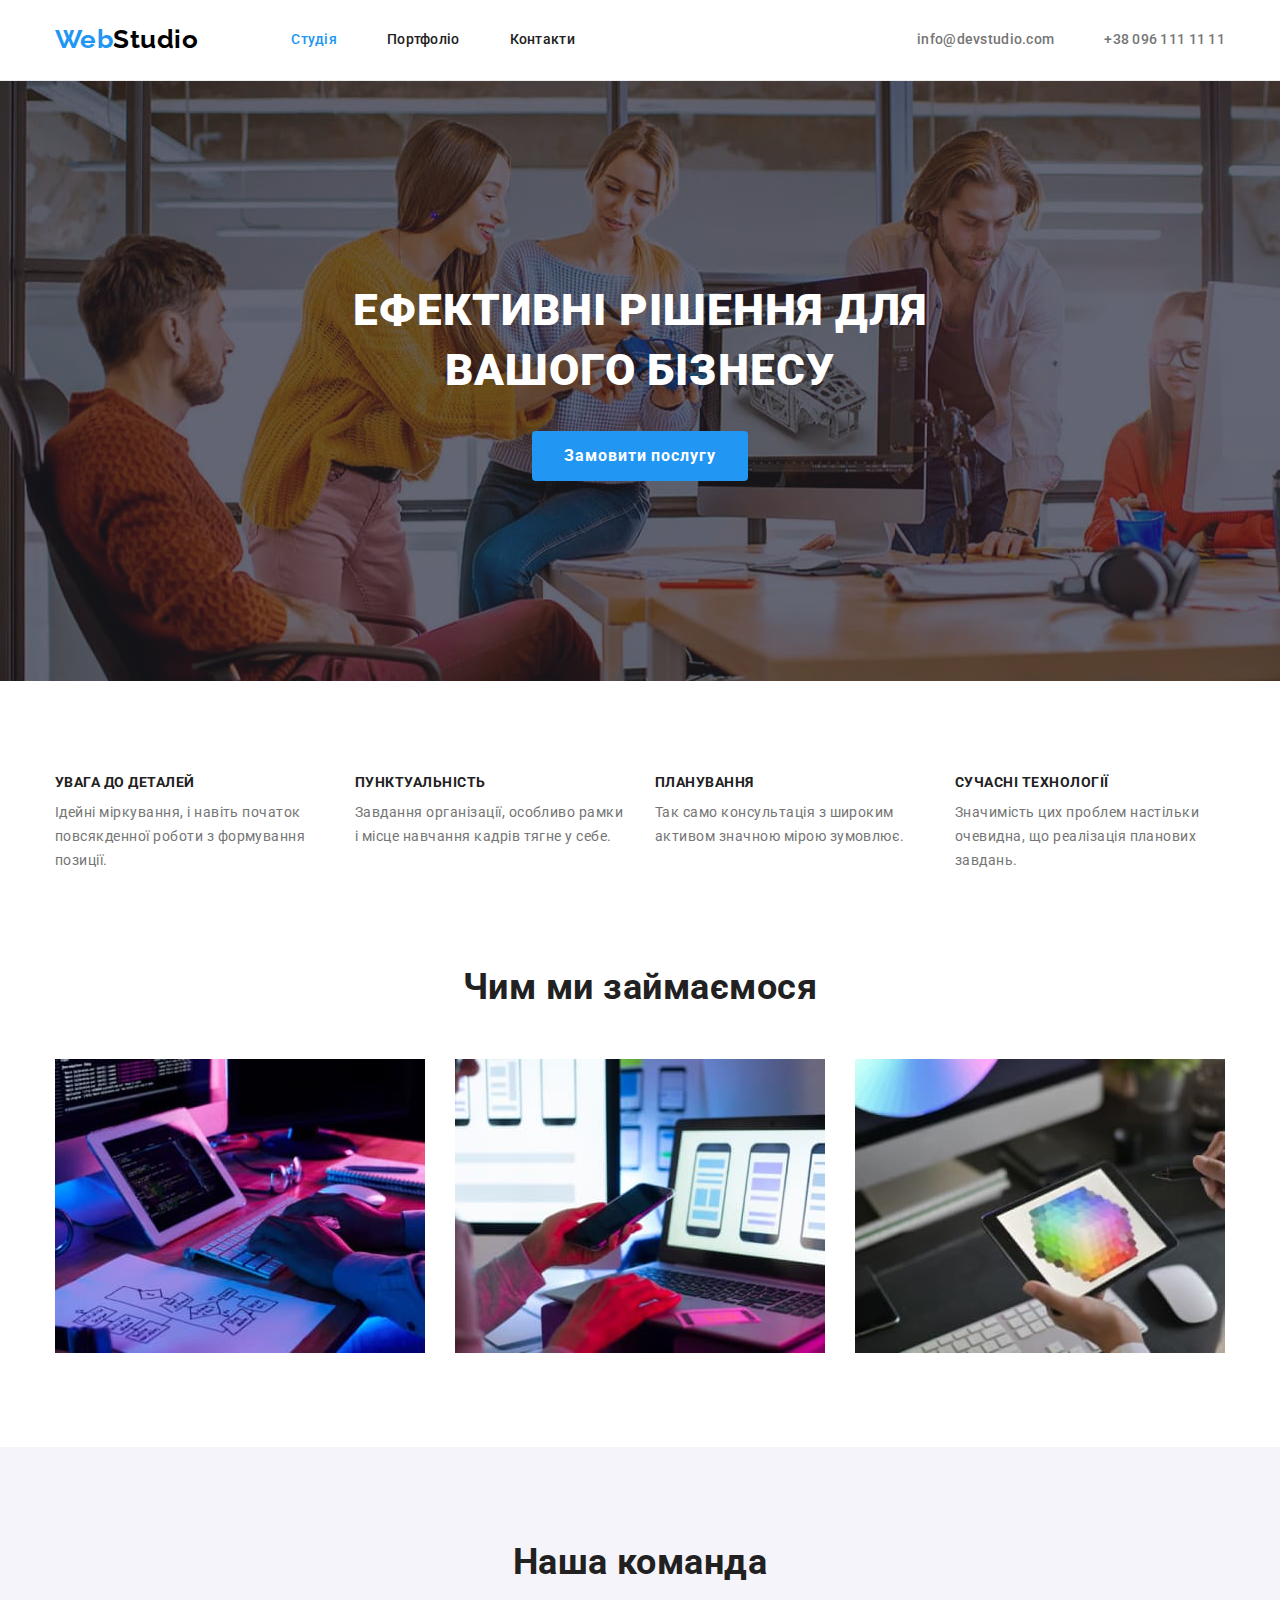
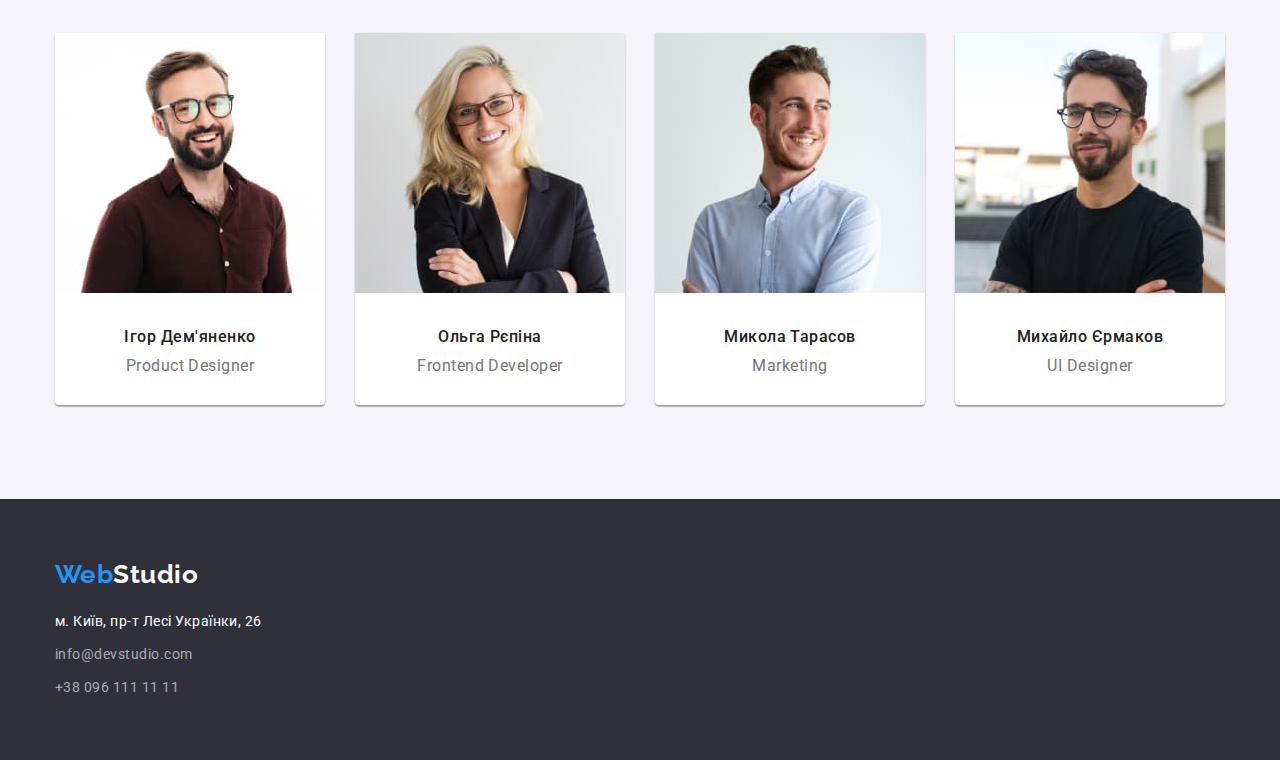
<file: index.html>
<!DOCTYPE html>
<html lang="uk">
  <head>
    <meta charset="UTF-8" />
    <meta http-equiv="X-UA-Compatible" content="IE=edge" />
    <meta name="viewport" content="width=device-width, initial-scale=1.0" />
    <title>WebStudio</title>
    <link rel="preconnect" href="https://fonts.googleapis.com" />
    <link rel="preconnect" href="https://fonts.gstatic.com" crossorigin />
    <link
      href="https://fonts.googleapis.com/css2?family=Raleway:wght@700&family=Roboto:wght@400;500;700;900&display=swap"
      rel="stylesheet"
    />
    <link
      rel="stylesheet"
      href="https://cdnjs.cloudflare.com/ajax/libs/modern-normalize/1.1.0/modern-normalize.min.css"
    />
    <link rel="stylesheet" href="./css/styles.css" />
  </head>
  <body>
    <header class="page-header">
      <div class="container">
        <nav class="main-nav">
          <a class="link logo" href="./index.html" lang="en">
            Web<span class="accent-studio-hd">Studio</span>
          </a>
          <ul class="list site-nav">
            <li class="item">
              <a class="link active" href="./index.html">Студія</a>
            </li>
            <li class="item">
              <a class="link" href="./portfolio.html">Портфоліо</a>
            </li>
            <li class="item"><a class="link" href="#">Контакти</a></li>
          </ul>
        </nav>
        <ul class="list site-contacts">
          <li class="item">
            <a class="link" href="mailto:info@devstudio.com"
              >info@devstudio.com</a
            >
          </li>
          <li class="item">
            <a class="link" href="tel:+380961111111">+38 096 111 11 11</a>
          </li>
        </ul>
      </div>
    </header>

    <main>
      <section class="hero">
        <h1 class="hero-title">Ефективні рішення для вашого бізнесу</h1>
        <button class="main-btn" type="button">Замовити послугу</button>
      </section>
      <section class="section advantages">
        <div class="container">
          <h2 class="visually-hidden">Наші переваги</h2>
          <ul class="list">
            <li class="item">
              <h3 class="advantages-title">Увага до деталей</h3>
              <p class="advantages-descr">
                Ідейні міркування, і навіть початок повсякденної роботи з
                формування позиції.
              </p>
            </li>
            <li class="item">
              <h3 class="advantages-title">Пунктуальність</h3>
              <p class="advantages-descr">
                Завдання організації, особливо рамки і місце навчання кадрів
                тягне у себе.
              </p>
            </li>
            <li class="item">
              <h3 class="advantages-title">Планування</h3>
              <p class="advantages-descr">
                Так само консультація з широким активом значною мірою зумовлює.
              </p>
            </li>
            <li class="item">
              <h3 class="advantages-title">Сучасні технології</h3>
              <p class="advantages-descr">
                Значимість цих проблем настільки очевидна, що реалізація
                планових завдань.
              </p>
            </li>
          </ul>
        </div>
      </section>
      <section class="section activity">
        <div class="container">
          <h2 class="activity-title">Чим ми займаємося</h2>
          <ul class="list">
            <li class="item">
              <img
                class="photo"
                src="./images/activity-photo1.jpg"
                alt="Набирання коду на клавіатурі"
                width="370"
                height="294"
              />
            </li>
            <li class="item">
              <img
                class="photo"
                src="./images/activity-photo2.jpg"
                alt="Телефон та ноутбук"
                width="370"
                height="294"
              />
            </li>
            <li class="item">
              <img
                class="photo"
                src="./images/activity-photo3.jpg"
                alt="Палітра кольорів на планшеті"
                width="370"
                height="294"
              />
            </li>
          </ul>
        </div>
      </section>
      <section class="section team">
        <div class="container">
          <h1 class="team-title">Наша команда</h1>
          <ul class="list">
            <li class="information">
              <img
                class="team-photo"
                src="./images/members-member1.jpg"
                alt="Ігор Дем'яненко"
                width="270"
                height="260"
              />
              <h3 class="team-name">Ігор Дем'яненко</h3>
              <p class="team-position" lang="en">Product Designer</p>
            </li>
            <li class="information">
              <img
                class="team-photo"
                src="./images/members-member2.jpg"
                alt="Ольга Рєпіна"
                width="270"
                height="260"
              />
              <h3 class="team-name">Ольга Рєпіна</h3>
              <p class="team-position" lang="en">Frontend Developer</p>
            </li>
            <li class="information">
              <img
                class="team-photo"
                src="./images/members-member3.jpg"
                alt="Микола Тарасов"
                width="270"
                height="260"
              />
              <h3 class="team-name">Микола Тарасов</h3>
              <p class="team-position" lang="en">Marketing</p>
            </li>
            <li class="information">
              <img
                class="team-photo"
                src="./images/members-member4.jpg"
                alt="Михайло Єрмаков"
                width="270"
                height="260"
              />
              <h3 class="team-name">Михайло Єрмаков</h3>
              <p class="team-position" lang="en">UI Designer</p>
            </li>
          </ul>
        </div>
      </section>
    </main>
    <footer class="page-footer">
      <div class="container">
        <a class="link logo" href="./index.html" lang="en">
          Web<span class="accent-studio-ft">Studio</span>
        </a>
        <address class="contacts">
          <ul class="list">
            <li class="list-item">
              <a
                class="link location"
                href="https://goo.gl/maps/3bxnUZ3EVZmGAf4NA"
                target="_blank"
                rel="noreferrer noopener nofollow"
              >
                м. Київ, пр-т Лесі Українки, 26
              </a>
            </li>
            <li class="list-item">
              <a class="link" href="mailto:info@devstudio.com"
                >info@devstudio.com</a
              >
            </li>
            <li class="list-item">
              <a class="link" href="tel:+380961111111">+38 096 111 11 11</a>
            </li>
          </ul>
        </address>
      </div>
    </footer>
  </body>
</html>
</file>
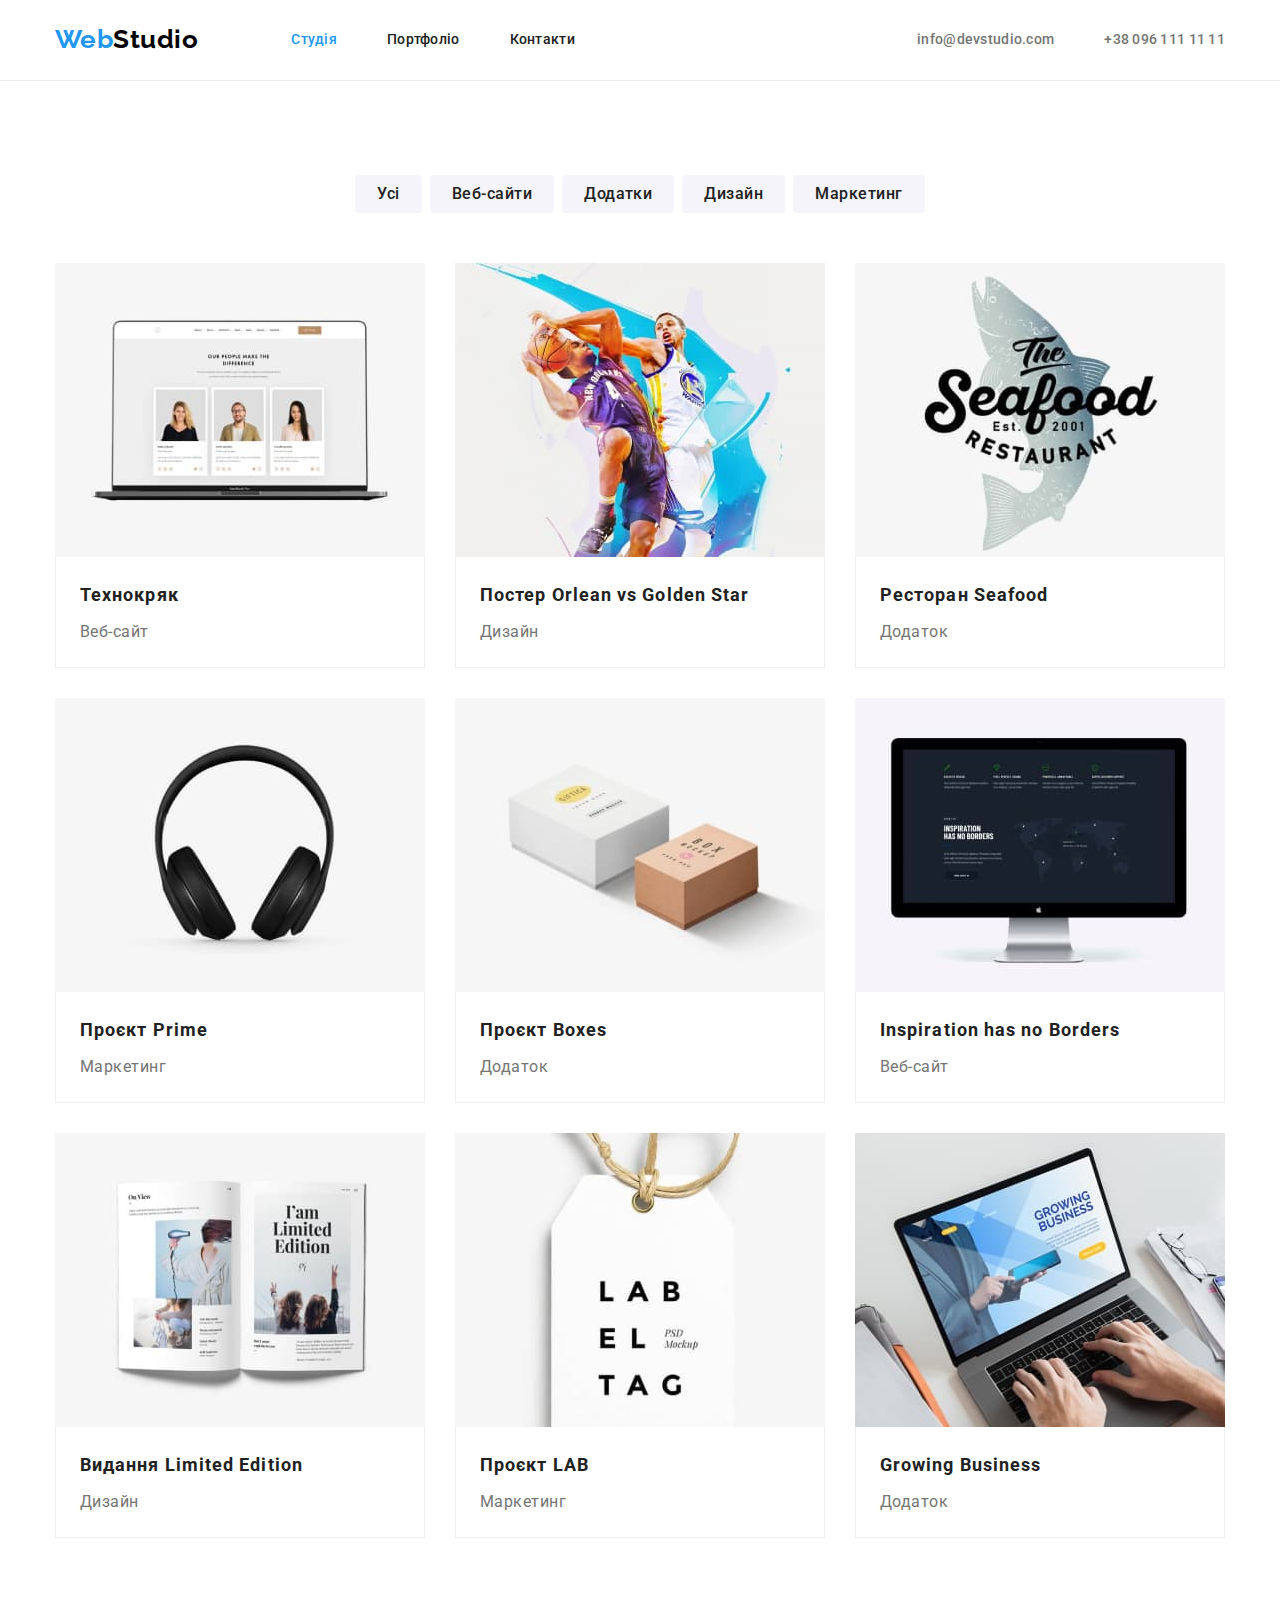
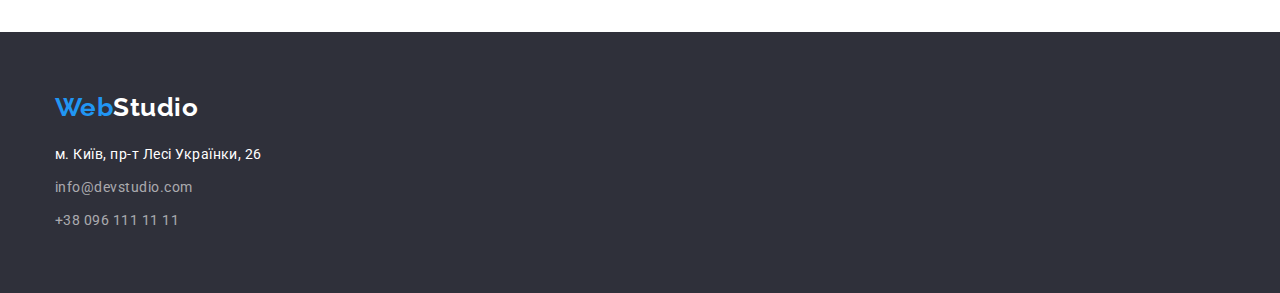
<file: portfolio.html>
<!DOCTYPE html>
<html lang="uk">
  <head>
    <meta charset="UTF-8" />
    <meta http-equiv="X-UA-Compatible" content="IE=edge" />
    <meta name="viewport" content="width=device-width, initial-scale=1.0" />
    <title>Портфоліо</title>
    <link rel="preconnect" href="https://fonts.googleapis.com" />
    <link rel="preconnect" href="https://fonts.gstatic.com" crossorigin />
    <link
      href="https://fonts.googleapis.com/css2?family=Raleway:wght@700&family=Roboto:wght@400;500;700;900&display=swap"
      rel="stylesheet"
    />
    <link
      rel="stylesheet"
      href="https://cdnjs.cloudflare.com/ajax/libs/modern-normalize/1.1.0/modern-normalize.min.css"
    />
    <link rel="stylesheet" href="./css/styles.css" />
  </head>
  <body>
    <header class="page-header">
      <div class="container">
        <nav class="main-nav">
          <a class="link logo" href="./index.html" lang="en">
            Web<span class="accent-studio-hd">Studio</span>
          </a>
          <ul class="list site-nav">
            <li class="item">
              <a class="link active" href="./index.html">Студія</a>
            </li>
            <li class="item">
              <a class="link" href="./portfolio.html">Портфоліо</a>
            </li>
            <li class="item"><a class="link" href="#">Контакти</a></li>
          </ul>
        </nav>
        <ul class="list site-contacts">
          <li class="item">
            <a class="link" href="mailto:info@devstudio.com"
              >info@devstudio.com</a
            >
          </li>
          <li class="item">
            <a class="link" href="tel:+380961111111">+38 096 111 11 11</a>
          </li>
        </ul>
      </div>
    </header>

    <main>
      <section class="section projects">
        <div class="container">
          <h1 class="visually-hidden">Наші роботи</h1>
          <ul class="list projects-filters">
            <li class="item">
              <button class="btn" type="button">Усі</button>
            </li>
            <li class="item">
              <button class="btn" type="button">Веб-сайти</button>
            </li>
            <li class="item">
              <button class="btn" type="button">Додатки</button>
            </li>
            <li class="item">
              <button class="btn" type="button">Дизайн</button>
            </li>
            <li class="item">
              <button class="btn" type="button">Маркетинг</button>
            </li>
          </ul>
          <ul class="list examples">
            <li class="poster">
              <img
                class="photo"
                src="./images/portfolio-techno.jpg"
                alt="Веб-сайт Технокряк"
                width="370"
                height="294"
              />
              <div class="content">
                <h2 class="examples-title">Технокряк</h2>
                <p class="examples-descr">Веб-сайт</p>
              </div>
            </li>
            <li class="poster">
              <img
                class="photo"
                src="./images/portfolio-new-orlean.jpg"
                alt="Дизайн постеру Orlean vs Golden Star"
                width="370"
                height="294"
              />
              <div class="content">
                <h2 class="examples-title">
                  Постер <span lang="en">Orlean vs Golden Star</span>
                </h2>
                <p class="examples-descr">Дизайн</p>
              </div>
            </li>
            <li class="poster">
              <img
                class="photo"
                src="./images/portfolio-seafood.jpg"
                alt="Додаток ресторану Seafood"
                width="370"
                height="294"
              />
              <div class="content">
                <h2 class="examples-title">
                  Ресторан <span lang="en">Seafood</span>
                </h2>
                <p class="examples-descr">Додаток</p>
              </div>
            </li>
            <li class="poster">
              <img
                class="photo"
                src="./images/portfolio-prime.jpg"
                alt="Маркетинг проєкту Prime"
                width="370"
                height="294"
              />
              <div class="content">
                <h2 class="examples-title">
                  Проєкт <span lang="en">Prime</span>
                </h2>
                <p class="examples-descr">Маркетинг</p>
              </div>
            </li>
            <li class="poster">
              <img
                class="photo"
                src="./images/portfolio-boxes.jpg"
                alt="Додаток проєкту Boxes"
                width="370"
                height="294"
              />
              <div class="content">
                <h2 class="examples-title">
                  Проєкт <span lang="en">Boxes</span>
                </h2>
                <p class="examples-descr">Додаток</p>
              </div>
            </li>
            <li class="poster">
              <img
                class="photo"
                src="./images/portfolio-inspiration.jpg"
                alt="Веб-сайт Inspiration has no Borders"
                width="370"
                height="294"
              />
              <div class="content">
                <h2 class="examples-title">
                  <span lang="en">Inspiration has no Borders</span>
                </h2>
                <p class="examples-descr">Веб-сайт</p>
              </div>
            </li>
            <li class="poster">
              <img
                class="photo"
                src="./images/portfolio-limited-ed.jpg"
                alt="Дизайн виданян Limited Edition"
                width="370"
                height="294"
              />
              <div class="content">
                <h2 class="examples-title">
                  Видання <span lang="en">Limited Edition</span>
                </h2>
                <p class="examples-descr">Дизайн</p>
              </div>
            </li>
            <li class="poster">
              <img
                class="photo"
                src="./images/portfolio-lab.jpg"
                alt="Маркетинг проєкту LAB"
                width="370"
                height="294"
              />
              <div class="content">
                <h2 class="examples-title">
                  Проєкт <span class="upper" lang="en">LAB</span>
                </h2>
                <p class="examples-descr">Маркетинг</p>
              </div>
            </li>
            <li class="poster">
              <img
                class="photo"
                src="./images/portfolio-growing-buss.jpg"
                alt="Додаток Growing Business"
                width="370"
                height="294"
              />
              <div class="content">
                <h2 class="examples-title">
                  <span lang="en">Growing Business</span>
                </h2>
                <p class="examples-descr">Додаток</p>
              </div>
            </li>
          </ul>
        </div>
      </section>
    </main>

    <footer class="page-footer">
      <div class="container">
        <a class="link logo" href="./index.html" lang="en">
          Web<span class="accent-studio-ft">Studio</span>
        </a>
        <address class="contacts">
          <ul class="list">
            <li class="list-item">
              <a
                class="link location"
                href="https://goo.gl/maps/3bxnUZ3EVZmGAf4NA"
                target="_blank"
                rel="noreferrer noopener nofollow"
              >
                м. Київ, пр-т Лесі Українки, 26
              </a>
            </li>
            <li class="list-item">
              <a class="link" href="mailto:info@devstudio.com"
                >info@devstudio.com</a
              >
            </li>
            <li class="list-item">
              <a class="link" href="tel:+380961111111">+38 096 111 11 11</a>
            </li>
          </ul>
        </address>
      </div>
    </footer>
  </body>
</html>
</file>
<file: css/styles.css>
:root {
    --primary-text-color: rgba(33, 33, 33, 1);
    --descr-color: rgba(117, 117, 117, 1);
    --secondary-color: rgba(33, 150, 243, 1);
    --primary-bgd-color: rgba(255, 255, 255, 1);
    --logo-header-color: rgba(0, 0, 0, 1);
    --bgd-hero-color: rgba(47, 48, 58, 1);
    --focus-btn-color: rgb(16, 137, 236);
    --bgd-team-color: rgba(245, 244, 250, 1);
    --contacts-footer-color: rgba(255, 255, 255, 0.6);

}

body {
    background-color: var(--primary-bgd-color);
    color: var(--primary-text-color);
    font-weight: 700;
    font-family: 'Roboto', sans-serif;
    font-style: normal;
    letter-spacing: 0.03em;
}

.container {
    margin-left: auto;
    margin-right: auto;
    width: 1200px;
    padding-left: 15px;
    padding-right: 15px;
}

.section {
    padding: 94px 0;
}

h1,
h2,
h3,
h4,
h5,
h6,
p,
ul {
    margin: 0;
    padding: 0;
}

.list {
    list-style: none;
}

.link {
    text-decoration: none;
}

/* Логотип */
.logo {
    margin-right: 93px;
    color: var(--secondary-color);
    font-family: 'Raleway', sans-serif;
    font-size: 26px;
    line-height: 1.19;
}

.logo .accent-studio-hd {
    color: var(--logo-header-color);
}

.logo .accent-studio-ft {
    color: var(--primary-bgd-color);
}

/* Навігація основної сторінки */
.page-header {
    padding-top: 24px;
    padding-bottom: 25px;
    border-bottom: 1px solid #ECECEC;
    ;
}

.page-header>.container {
    display: flex;
    align-items: center;
}

.main-nav {
    display: flex;
    align-items: center;
}

.site-nav {
    display: flex;
}

.site-nav>.item:not(:last-child) {
    margin-right: 50px;
}

.site-contacts {
    display: flex;
    margin-left: auto;
}

.site-contacts>.item+.item {
    margin-left: 50px;
}

.site-nav .link,
.site-contacts .link {
    color: currentColor;
    font-weight: 500;
    font-size: 14px;
    line-height: 1.14;
    letter-spacing: 0.02em;
}

.site-contacts .link {
    color: var(--descr-color);
}

.site-nav .active {
    color: var(--secondary-color);
}

.site-nav .link:hover,
.site-contacts .link:hover,
.site-nav .link:focus,
.site-contacts .link:focus {
    color: var(--secondary-color);
}

/* Герой */
.hero {
    background-image: linear-gradient(rgba(47, 48, 58, 0.4), rgba(47, 48, 58, 0.4)), url(../images/hero-bgd.jpg);
    max-width: 1600px;
    padding: 200px 0;
    color: var(--primary-bgd-color);
    text-align: center;
    letter-spacing: 0.06em;
}

.hero>.hero-title {
    margin-bottom: 30px;
    margin-left: auto;
    margin-right: auto;
    font-weight: 900;
    width: 696px;
    font-size: 44px;
    line-height: 1.36;
    text-transform: uppercase;
}

.hero>.main-btn {
    padding: 10px 32px;
    border-radius: 4px;
    border: none;

    color: inherit;
    background-color: var(--secondary-color);
    font-size: 16px;
    line-height: 1.88;
    cursor: pointer;
    font-weight: 700;
    font-family: inherit;
    font-style: inherit;
    letter-spacing: inherit;
}

.hero>.main-btn:hover {
    background-color: var(--focus-btn-color);
}

/* Основна частина 
Advantages */
.visually-hidden {
    position: absolute;
    white-space: nowrap;
    width: 1px;
    height: 1px;
    overflow: hidden;
    border: 0;
    padding: 0;
    clip: rect(0 0 0 0);
    clip-path: inset(50%);
    margin: -1px;
}

.advantages .list {
    display: flex;
}

.advantages .item {
    width: 270px;
}

.advantages .item:not(:last-child) {
    margin-right: 30px;
}

.advantages .advantages-title {
    margin-bottom: 10px;
    font-size: 14px;
    line-height: 1.14;
    text-transform: uppercase;
}

.advantages .advantages-descr {
    color: var(--descr-color);
    font-weight: 400;
    font-size: 14px;
    line-height: 1.71;
}

/* activity */
.section.activity {
    padding-top: 0;
}

.activity .list {
    display: flex;
}

.activity .activity-title {
    margin-bottom: 50px;
    font-size: 36px;
    line-height: 1.17;
    text-align: center;
}

.activity .item:not(:last-child) {
    margin-right: 30px;
}

/*team*/
.team {
    background-color: var(--bgd-team-color);
}

.team .list {
    display: flex;
}

.team .information:not(:last-child) {
    margin-right: 30px;
}

.team .information {
    width: 270px;
    padding-bottom: 30px;
    background-color: var(--primary-bgd-color);
    box-shadow: 0px 1px 3px rgba(0, 0, 0, 0.12), 0px 1px 1px rgba(0, 0, 0, 0.14), 0px 2px 1px rgba(0, 0, 0, 0.2);
    border-radius: 0px 0px 4px 4px;
}

.team .team-title {
    margin-bottom: 50px;
    font-size: 36px;
    line-height: 1.17;
    text-align: center;
}

.information>.team-photo {
    margin-bottom: 30px;
}

.team .team-name {
    margin-bottom: 10px;
    font-weight: 500;
    font-size: 16px;
    line-height: 1.19;
    text-align: center;
}

.team .team-position {
    color: var(--descr-color);
    font-weight: 400;
    font-size: 16px;
    line-height: 1.19;
    text-align: center;
}

/* footer */
.page-footer {
    padding: 60px 0;
    /* Додатково */
    background-color: var(--bgd-hero-color);
}

.page-footer .logo {
    display: inline-block;
    margin-bottom: 20px;
}

.contacts .list-item:not(:last-child) {
    margin-bottom: 9px;
}

.contacts .link {
    color: var(--contacts-footer-color);
    font-style: normal;
    font-weight: 400;
    font-size: 14px;
    line-height: 1.71;
}

.contacts .location {
    color: var(--primary-bgd-color);
}

.contacts .link:hover,
.contacts .link:focus {
    color: var(--secondary-color);
}

/* Page Portfolio*/
.projects .projects-filters {
    display: flex;
    justify-content: center;
    margin-bottom: 50px;
}

.projects-filters>.item.item:not(:last-child) {
    margin-right: 8px;
}

.projects-filters .btn {
    padding: 6px 22px;
    border-radius: 4px;
    border: none;

    color: inherit;
    background-color: var(--bgd-team-color);
    font-family: inherit;
    font-style: inherit;
    font-weight: 500;
    font-size: 16px;
    line-height: 1.62;
    cursor: pointer;
    letter-spacing: inherit;
}

.projects-filters .btn:hover,
.projects-filters .btn:focus {
    background-color: var(--secondary-color);
    color: var(--primary-bgd-color);
}

.photo {
    display: block;
}

.projects .examples {
    display: flex;
    flex-wrap: wrap;
    margin-left: -30px;
    margin-top: -30px;
}

.examples>.poster {
    /* flex-basis: calc(100%/3-30px); */
    margin-left: 30px;
    margin-top: 30px;
}

.poster>.content {
    padding: 20px 24px;
    border-right: 1px solid #EEEEEE;
    border-left: 1px solid #EEEEEE;
    border-bottom: 1px solid #EEEEEE;
}

.content .examples-title {
    margin-bottom: 4px;
    font-size: 18px;
    line-height: 2;
    letter-spacing: 0.06em;
}

.content .examples-descr {
    color: var(--descr-color);
    font-weight: 400;
    font-size: 16px;
    line-height: 1.88;
}

.examples-title>.upper {
    text-transform: uppercase;
}
</file>
